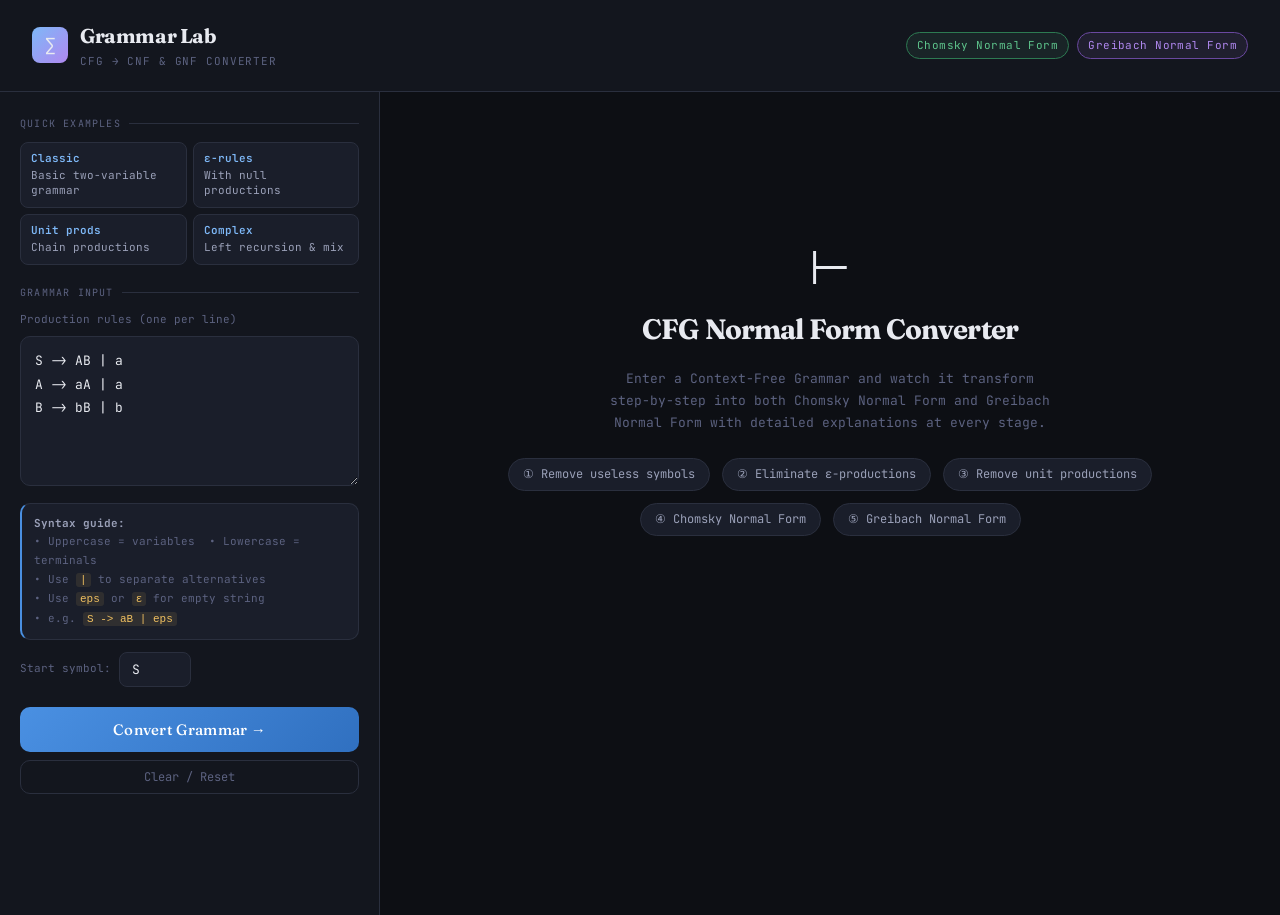
<file: index.html>
<!DOCTYPE html>
<html lang="en">
<head>
<meta charset="UTF-8">
<meta name="viewport" content="width=device-width, initial-scale=1.0">
<title>CFG → CNF & GNF Converter</title>
<link href="https://fonts.googleapis.com/css2?family=JetBrains+Mono:wght@300;400;500;600&family=Fraunces:ital,wght@0,300;0,500;0,700;1,300;1,500&display=swap" rel="stylesheet">
<link rel="stylesheet" href="css/styles.css">
</head>
<body>

<header class="header">
  <div class="logo">
    <div class="logo-icon">∑</div>
    <div>
      <div class="logo-text">Grammar Lab</div>
      <div class="logo-sub">CFG → CNF & GNF Converter</div>
    </div>
  </div>
  <div class="header-badges">
    <span class="badge badge-cnf">Chomsky Normal Form</span>
    <span class="badge badge-gnf">Greibach Normal Form</span>
  </div>
</header>

<div class="layout">

  <!-- LEFT -->
  <div class="left-panel">

    <div>
      <div class="panel-section-title">Quick Examples</div>
      <div class="example-grid">
        <button class="example-btn" onclick="loadEx(0)">
          <span class="ex-name">Classic</span>Basic two-variable grammar
        </button>
        <button class="example-btn" onclick="loadEx(1)">
          <span class="ex-name">ε-rules</span>With null productions
        </button>
        <button class="example-btn" onclick="loadEx(2)">
          <span class="ex-name">Unit prods</span>Chain productions
        </button>
        <button class="example-btn" onclick="loadEx(3)">
          <span class="ex-name">Complex</span>Left recursion & mix
        </button>
      </div>
    </div>

    <div>
      <div class="panel-section-title">Grammar Input</div>
      <div class="input-label">
        <span>Production rules (one per line)</span>
      </div>
      <textarea id="grammar-input" spellcheck="false" placeholder="S -> AB | a&#10;A -> aA | a&#10;B -> bB | b"></textarea>

      <div class="hint-box" style="margin-top:10px;">
        <strong style="color:var(--text2)">Syntax guide:</strong><br>
        • Uppercase = variables &nbsp;• Lowercase = terminals<br>
        • Use <code>|</code> to separate alternatives<br>
        • Use <code>eps</code> or <code>ε</code> for empty string<br>
        • e.g. <code>S -> aB | eps</code>
      </div>

      <div class="start-row" style="margin-top:12px;">
        <label for="start-sym">Start symbol:</label>
        <input type="text" id="start-sym" value="S" maxlength="4" />
      </div>
    </div>

    <div style="display:flex;flex-direction:column;gap:8px;">
      <button class="convert-btn" onclick="runConversion()">Convert Grammar →</button>
      <button class="clear-btn" onclick="clearAll()">Clear / Reset</button>
    </div>

    <div id="error-box"></div>

    <div id="nav-section" style="display:none;">
      <div class="panel-section-title">Steps</div>
      <div class="step-nav" id="step-nav"></div>
    </div>

  </div>

  <!-- RIGHT -->
  <div class="right-panel" id="right-panel">
    <div class="welcome-screen">
      <div class="welcome-icon">⊢</div>
      <div class="welcome-title">CFG Normal Form Converter</div>
      <div class="welcome-sub">
        Enter a Context-Free Grammar and watch it transform step-by-step into both Chomsky Normal Form and Greibach Normal Form with detailed explanations at every stage.
      </div>
      <div class="welcome-steps">
        <span class="welcome-step-pill">① Remove useless symbols</span>
        <span class="welcome-step-pill">② Eliminate ε-productions</span>
        <span class="welcome-step-pill">③ Remove unit productions</span>
        <span class="welcome-step-pill">④ Chomsky Normal Form</span>
        <span class="welcome-step-pill">⑤ Greibach Normal Form</span>
      </div>
    </div>
  </div>

</div>

<script src="js/app.js"></script>
</body>
</html>
</file>
<file: css/styles.css>
:root {
    --bg: #0d0f14;
    --bg2: #13161e;
    --bg3: #1a1e2a;
    --bg4: #222736;
    --line: #2a2f3e;
    --line2: #343a4f;
    --text: #e8eaf0;
    --text2: #9aa0b8;
    --text3: #5c6280;
    --acc: #7eb8f7;
    --acc2: #4a90e2;
    --green: #5ec48c;
    --green2: #2d7a52;
    --amber: #f0c060;
    --amber2: #8a6a20;
    --coral: #f07878;
    --coral2: #7a3030;
    --purple: #b088f0;
    --teal: #50ccd0;
    --cnf: #5ec48c;
    --gnf: #b088f0;
    --radius: 10px;
    --shadow: 0 2px 20px rgba(0,0,0,0.4);
  }
  html {
  font-size: 120%;
}


  * { box-sizing: border-box; margin: 0; padding: 0; }

  body {
    background: var(--bg);
    color: var(--text);
    font-family: 'JetBrains Mono', monospace;
    font-size: 14px;
    min-height: 100vh;
    line-height: 1.6;
  }

  /* ─── HEADER ─────────────────────────────── */
  .header {
    background: var(--bg2);
    border-bottom: 1px solid var(--line);
    padding: 20px 32px;
    display: flex;
    align-items: center;
    gap: 20px;
    position: sticky;
    top: 0;
    z-index: 100;
  }

  .logo {
    display: flex;
    align-items: center;
    gap: 12px;
  }

  .logo-icon {
    width: 36px; height: 36px;
    background: linear-gradient(135deg, var(--acc) 0%, var(--purple) 100%);
    border-radius: 8px;
    display: flex; align-items: center; justify-content: center;
    font-size: 18px;
    flex-shrink: 0;
  }

  .logo-text {
    font-family: 'Fraunces', serif;
    font-size: 20px;
    font-weight: 700;
    color: var(--text);
    letter-spacing: -0.02em;
  }

  .logo-sub {
    font-size: 11px;
    color: var(--text3);
    letter-spacing: 0.08em;
    text-transform: uppercase;
    margin-top: 1px;
  }

  .header-badges {
    display: flex;
    gap: 8px;
    margin-left: auto;
  }

  .badge {
    font-size: 11px;
    padding: 4px 10px;
    border-radius: 20px;
    border: 1px solid;
    font-family: 'JetBrains Mono', monospace;
    letter-spacing: 0.04em;
  }

  .badge-cnf { color: var(--cnf); border-color: var(--green2); background: rgba(94,196,140,0.08); }
  .badge-gnf { color: var(--gnf); border-color: #6a48a0; background: rgba(176,136,240,0.08); }

  /* ─── MAIN LAYOUT ─────────────────────────── */
  .layout {
    display: grid;
    grid-template-columns: 380px 1fr;
    min-height: calc(100vh - 77px);
  }

  /* ─── LEFT PANEL ──────────────────────────── */
  .left-panel {
    background: var(--bg2);
    border-right: 1px solid var(--line);
    padding: 24px 20px;
    display: flex;
    flex-direction: column;
    gap: 20px;
    overflow-y: auto;
    height: calc(100vh - 77px);
    position: sticky;
    top: 77px;
  }

  .panel-section-title {
    font-size: 10px;
    letter-spacing: 0.12em;
    text-transform: uppercase;
    color: var(--text3);
    margin-bottom: 10px;
    display: flex;
    align-items: center;
    gap: 8px;
  }

  .panel-section-title::after {
    content: '';
    flex: 1;
    height: 1px;
    background: var(--line);
  }

  /* Examples */
  .example-grid {
    display: grid;
    grid-template-columns: 1fr 1fr;
    gap: 6px;
  }

  .example-btn {
    background: var(--bg3);
    border: 1px solid var(--line);
    border-radius: 8px;
    padding: 8px 10px;
    cursor: pointer;
    color: var(--text2);
    font-size: 11px;
    font-family: 'JetBrains Mono', monospace;
    text-align: left;
    transition: all 0.15s;
    line-height: 1.4;
  }

  .example-btn:hover {
    background: var(--bg4);
    border-color: var(--acc2);
    color: var(--text);
  }

  .example-btn .ex-name {
    color: var(--acc);
    font-weight: 600;
    display: block;
    margin-bottom: 2px;
  }

  /* Input area */
  .input-label {
    display: flex;
    justify-content: space-between;
    align-items: center;
    margin-bottom: 8px;
  }

  .input-label span { font-size: 11px; color: var(--text3); }

  textarea {
    width: 100%;
    background: var(--bg3);
    border: 1px solid var(--line);
    border-radius: var(--radius);
    color: var(--text);
    font-family: 'JetBrains Mono', monospace;
    font-size: 13px;
    padding: 12px 14px;
    resize: vertical;
    min-height: 150px;
    line-height: 1.8;
    outline: none;
    transition: border-color 0.2s;
  }

  textarea:focus { border-color: var(--acc2); }

  .hint-box {
    background: var(--bg3);
    border: 1px solid var(--line);
    border-left: 2px solid var(--acc2);
    border-radius: var(--radius);
    padding: 10px 12px;
    font-size: 11px;
    color: var(--text3);
    line-height: 1.7;
  }

  .hint-box code {
    color: var(--amber);
    background: rgba(240,192,96,0.1);
    padding: 1px 4px;
    border-radius: 3px;
  }

  .start-row {
    display: flex;
    gap: 8px;
    align-items: center;
  }

  .start-row label { font-size: 11px; color: var(--text3); white-space: nowrap; }

  input[type=text] {
    background: var(--bg3);
    border: 1px solid var(--line);
    border-radius: 8px;
    color: var(--text);
    font-family: 'JetBrains Mono', monospace;
    font-size: 13px;
    padding: 8px 12px;
    outline: none;
    width: 72px;
    transition: border-color 0.2s;
  }

  input[type=text]:focus { border-color: var(--acc2); }

  .convert-btn {
    width: 100%;
    background: linear-gradient(135deg, var(--acc2) 0%, #3070c0 100%);
    border: none;
    border-radius: var(--radius);
    color: #fff;
    font-family: 'Fraunces', serif;
    font-size: 15px;
    font-weight: 500;
    padding: 13px;
    cursor: pointer;
    letter-spacing: 0.02em;
    transition: opacity 0.2s, transform 0.1s;
  }

  .convert-btn:hover { opacity: 0.9; }
  .convert-btn:active { transform: scale(0.98); }

  .clear-btn {
    width: 100%;
    background: transparent;
    border: 1px solid var(--line);
    border-radius: var(--radius);
    color: var(--text3);
    font-family: 'JetBrains Mono', monospace;
    font-size: 12px;
    padding: 8px;
    cursor: pointer;
    transition: all 0.15s;
  }

  .clear-btn:hover { border-color: var(--line2); color: var(--text2); }

  .error-msg {
    background: rgba(240,120,120,0.1);
    border: 1px solid var(--coral2);
    border-radius: var(--radius);
    padding: 10px 12px;
    font-size: 12px;
    color: var(--coral);
  }

  /* Step navigator */
  .step-nav {
    display: flex;
    flex-direction: column;
    gap: 4px;
  }

  .nav-item {
    display: flex;
    align-items: center;
    gap: 10px;
    padding: 8px 10px;
    border-radius: 8px;
    cursor: pointer;
    transition: background 0.15s;
    border: 1px solid transparent;
  }

  .nav-item:hover { background: var(--bg3); }
  .nav-item.active { background: var(--bg4); border-color: var(--line2); }

  .nav-num {
    width: 22px; height: 22px;
    border-radius: 50%;
    background: var(--bg4);
    border: 1px solid var(--line2);
    display: flex; align-items: center; justify-content: center;
    font-size: 10px;
    color: var(--text3);
    flex-shrink: 0;
    transition: all 0.15s;
  }

  .nav-item.active .nav-num, .nav-item.done .nav-num {
    background: var(--acc2);
    border-color: var(--acc2);
    color: #fff;
  }

  .nav-item.cnf-step .nav-num { background: var(--green2); border-color: var(--green2); color: #fff; }
  .nav-item.gnf-step .nav-num { background: #6a48a0; border-color: #6a48a0; color: #fff; }

  .nav-label { font-size: 11px; color: var(--text2); line-height: 1.3; }
  .nav-label strong { display: block; color: var(--text); font-weight: 500; }

  /* ─── RIGHT PANEL ─────────────────────────── */
  .right-panel {
    padding: 28px 32px;
    overflow-y: auto;
  }

  .welcome-screen {
    display: flex;
    flex-direction: column;
    align-items: center;
    justify-content: center;
    min-height: 60vh;
    text-align: center;
    gap: 16px;
  }

  .welcome-icon {
    font-size: 48px;
    line-height: 1;
  }

  .welcome-title {
    font-family: 'Fraunces', serif;
    font-size: 28px;
    font-weight: 700;
    color: var(--text);
    letter-spacing: -0.03em;
  }

  .welcome-sub {
    font-size: 13px;
    color: var(--text3);
    max-width: 440px;
    line-height: 1.7;
  }

  .welcome-steps {
    display: flex;
    gap: 12px;
    margin-top: 8px;
    flex-wrap: wrap;
    justify-content: center;
  }

  .welcome-step-pill {
    background: var(--bg3);
    border: 1px solid var(--line);
    border-radius: 20px;
    padding: 6px 14px;
    font-size: 12px;
    color: var(--text2);
  }

  /* Steps display */
  .steps-view { display: flex; flex-direction: column; gap: 20px; }

  .step-card {
    background: var(--bg2);
    border: 1px solid var(--line);
    border-radius: 14px;
    overflow: hidden;
    transition: border-color 0.2s;
    animation: fadeSlide 0.3s ease forwards;
    opacity: 0;
  }

  @keyframes fadeSlide {
    from { opacity: 0; transform: translateY(8px); }
    to { opacity: 1; transform: translateY(0); }
  }

  .step-card:nth-child(1) { animation-delay: 0.05s; }
  .step-card:nth-child(2) { animation-delay: 0.10s; }
  .step-card:nth-child(3) { animation-delay: 0.15s; }
  .step-card:nth-child(4) { animation-delay: 0.20s; }
  .step-card:nth-child(5) { animation-delay: 0.25s; }
  .step-card:nth-child(6) { animation-delay: 0.30s; }
  .step-card:nth-child(7) { animation-delay: 0.35s; }

  .step-card.cnf-card { border-color: var(--green2); }
  .step-card.gnf-card { border-color: #6a48a0; }

  .step-head {
    display: flex;
    align-items: center;
    gap: 14px;
    padding: 16px 20px;
    background: var(--bg3);
    cursor: pointer;
    user-select: none;
    border-bottom: 1px solid var(--line);
  }

  .step-head:hover { background: var(--bg4); }

  .step-icon {
    width: 34px; height: 34px;
    border-radius: 8px;
    display: flex; align-items: center; justify-content: center;
    font-size: 16px;
    flex-shrink: 0;
  }

  .icon-default { background: rgba(74,144,226,0.15); }
  .icon-cnf { background: rgba(94,196,140,0.15); }
  .icon-gnf { background: rgba(176,136,240,0.15); }

  .step-head-info { flex: 1; }

  .step-head-title {
    font-family: 'Fraunces', serif;
    font-size: 16px;
    font-weight: 500;
    color: var(--text);
    letter-spacing: -0.01em;
  }

  .step-head-sub {
    font-size: 11px;
    color: var(--text3);
    margin-top: 2px;
  }

  .step-tag {
    font-size: 10px;
    padding: 3px 9px;
    border-radius: 12px;
    font-family: 'JetBrains Mono', monospace;
    letter-spacing: 0.06em;
    font-weight: 600;
    text-transform: uppercase;
  }

  .tag-cnf { background: rgba(94,196,140,0.15); color: var(--cnf); border: 1px solid var(--green2); }
  .tag-gnf { background: rgba(176,136,240,0.15); color: var(--gnf); border: 1px solid #6a48a0; }
  .tag-orig { background: rgba(74,144,226,0.12); color: var(--acc); border: 1px solid rgba(74,144,226,0.3); }

  .chevron {
    color: var(--text3);
    font-size: 12px;
    transition: transform 0.2s;
  }

  .chevron.open { transform: rotate(90deg); }

  .step-body { display: none; }
  .step-body.open { display: block; }

  /* Explanation */
  .explanation {
    padding: 16px 20px;
    border-bottom: 1px solid var(--line);
    display: grid;
    grid-template-columns: 1fr 1fr;
    gap: 16px;
  }

  .expl-text {
    font-size: 13px;
    color: var(--text2);
    line-height: 1.75;
  }

  .expl-text strong { color: var(--acc); font-weight: 500; }
  .expl-text em { color: var(--amber); font-style: normal; }

  .expl-rules-box {
    background: var(--bg);
    border: 1px solid var(--line);
    border-radius: var(--radius);
    padding: 12px;
  }

  .expl-rules-title {
    font-size: 10px;
    letter-spacing: 0.1em;
    text-transform: uppercase;
    color: var(--text3);
    margin-bottom: 10px;
  }

  .formal-rule {
    display: flex;
    align-items: baseline;
    gap: 8px;
    margin-bottom: 6px;
    font-size: 12px;
    line-height: 1.5;
  }

  .formal-lhs { color: var(--coral); font-weight: 600; min-width: 36px; }
  .formal-arrow { color: var(--text3); }
  .formal-rhs { color: var(--text2); flex: 1; word-break: break-all; }
  .sym-var { color: var(--acc); }
  .sym-term { color: var(--green); }
  .sym-eps { color: var(--amber); }
  .sym-new { color: var(--purple); }

  /* Grammar display */
  .grammar-section {
    padding: 16px 20px;
  }

  .grammar-meta {
    display: flex;
    gap: 10px;
    flex-wrap: wrap;
    margin-bottom: 14px;
  }

  .meta-chip {
    background: var(--bg3);
    border: 1px solid var(--line);
    border-radius: 6px;
    padding: 4px 10px;
    font-size: 11px;
    color: var(--text3);
  }

  .meta-chip .chip-val { color: var(--text); font-weight: 500; }

  .grammar-rules {
    background: var(--bg);
    border: 1px solid var(--line);
    border-radius: var(--radius);
    overflow: hidden;
  }

  .grammar-rule-row {
    display: flex;
    align-items: flex-start;
    gap: 0;
    border-bottom: 1px solid var(--line);
    transition: background 0.1s;
  }

  .grammar-rule-row:last-child { border-bottom: none; }
  .grammar-rule-row:hover { background: var(--bg3); }

  .rule-lhs-col {
    padding: 9px 14px;
    background: var(--bg3);
    border-right: 1px solid var(--line);
    min-width: 54px;
    font-weight: 600;
    color: var(--coral);
    font-size: 13px;
    flex-shrink: 0;
    display: flex;
    align-items: center;
  }

  .rule-arrow-col {
    padding: 9px 10px;
    color: var(--text3);
    font-size: 13px;
    flex-shrink: 0;
    display: flex;
    align-items: center;
  }

  .rule-rhs-col {
    padding: 9px 12px 9px 0;
    flex: 1;
    display: flex;
    flex-wrap: wrap;
    gap: 6px;
    align-items: center;
  }

  .rhs-alt {
    display: inline-flex;
    align-items: center;
    gap: 3px;
    background: var(--bg3);
    border: 1px solid var(--line);
    border-radius: 6px;
    padding: 3px 8px;
    font-size: 12px;
  }

  .rhs-sep { color: var(--text3); font-size: 11px; }

  /* Changes highlight */
  .changed-indicator {
    width: 4px;
    align-self: stretch;
    background: var(--purple);
    flex-shrink: 0;
    border-radius: 2px;
    margin: 6px 0 6px 8px;
  }

  .new-rule .rule-lhs-col { background: rgba(176,136,240,0.08); }

  /* diff badges */
  .diff-added { color: var(--green); font-size: 10px; margin-left: 6px; }
  .diff-removed { color: var(--coral); font-size: 10px; margin-left: 6px; }

  /* Summary bar at bottom of card */
  .step-summary {
    padding: 10px 20px;
    background: var(--bg3);
    border-top: 1px solid var(--line);
    display: flex;
    gap: 16px;
    align-items: center;
    flex-wrap: wrap;
  }

  .summary-item {
    font-size: 11px;
    color: var(--text3);
    display: flex;
    align-items: center;
    gap: 5px;
  }

  .summary-item .s-val { color: var(--text2); font-weight: 500; }
  .summary-item .s-delta-pos { color: var(--green); }
  .summary-item .s-delta-neg { color: var(--coral); }

  /* Progress bar */
  .progress-bar {
    height: 3px;
    background: var(--line);
    border-radius: 2px;
    overflow: hidden;
    margin-bottom: 20px;
  }

  .progress-fill {
    height: 100%;
    background: linear-gradient(90deg, var(--acc2), var(--purple));
    border-radius: 2px;
    transition: width 0.4s ease;
  }

  /* Final result banner */
  .result-banner {
    display: grid;
    grid-template-columns: 1fr 1fr;
    gap: 16px;
    margin-top: 8px;
  }

  .result-card {
    background: var(--bg2);
    border-radius: 14px;
    padding: 20px;
    border: 1px solid var(--line);
  }

  .result-card.cnf-result { border-color: var(--green2); }
  .result-card.gnf-result { border-color: #6a48a0; }

  .result-card-title {
    font-family: 'Fraunces', serif;
    font-size: 18px;
    font-weight: 700;
    margin-bottom: 4px;
    letter-spacing: -0.02em;
  }

  .cnf-result .result-card-title { color: var(--cnf); }
  .gnf-result .result-card-title { color: var(--gnf); }

  .result-card-sub {
    font-size: 11px;
    color: var(--text3);
    margin-bottom: 14px;
  }

  /* Responsive */
  @media (max-width: 900px) {
    .layout { grid-template-columns: 1fr; }
    .left-panel { height: auto; position: static; }
    .explanation { grid-template-columns: 1fr; }
    .result-banner { grid-template-columns: 1fr; }
  }

  /* Scrollbar */
  ::-webkit-scrollbar { width: 5px; height: 5px; }
  ::-webkit-scrollbar-track { background: transparent; }
  ::-webkit-scrollbar-thumb { background: var(--line2); border-radius: 3px; }
</file>
